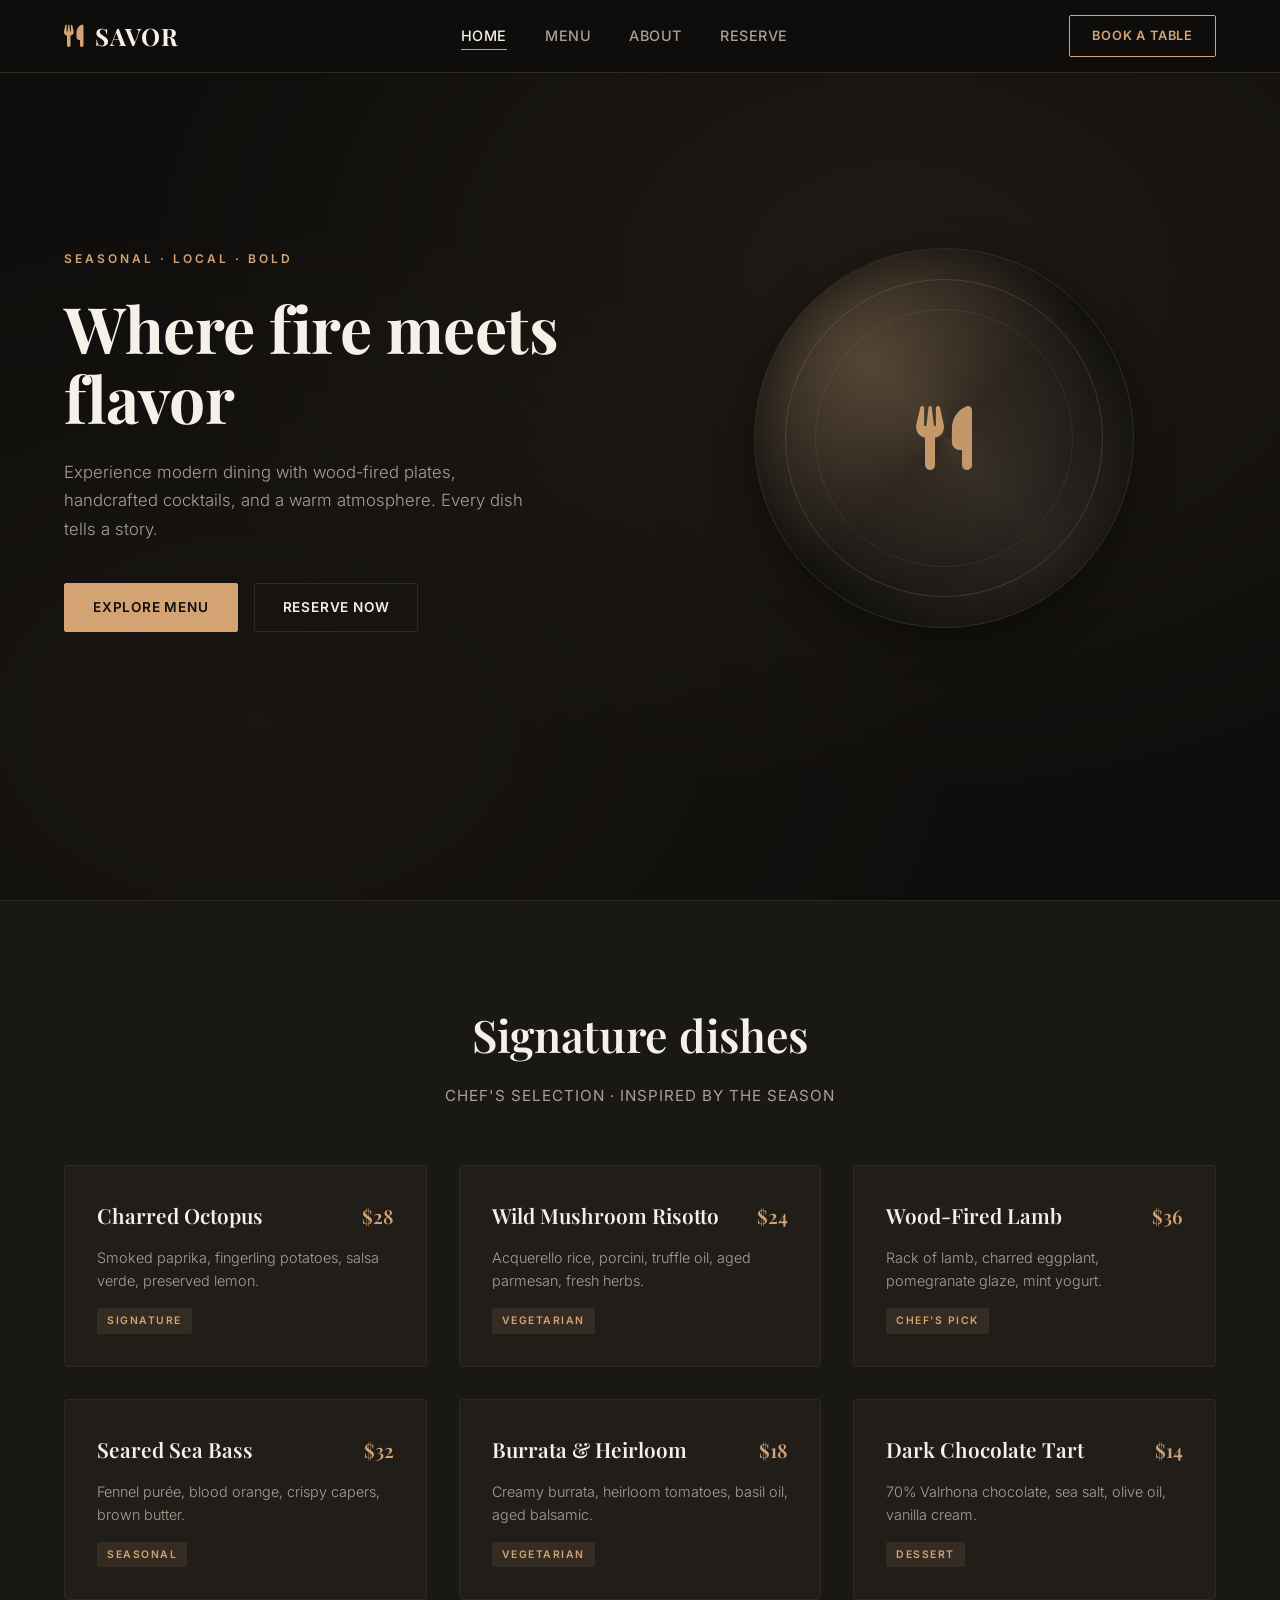
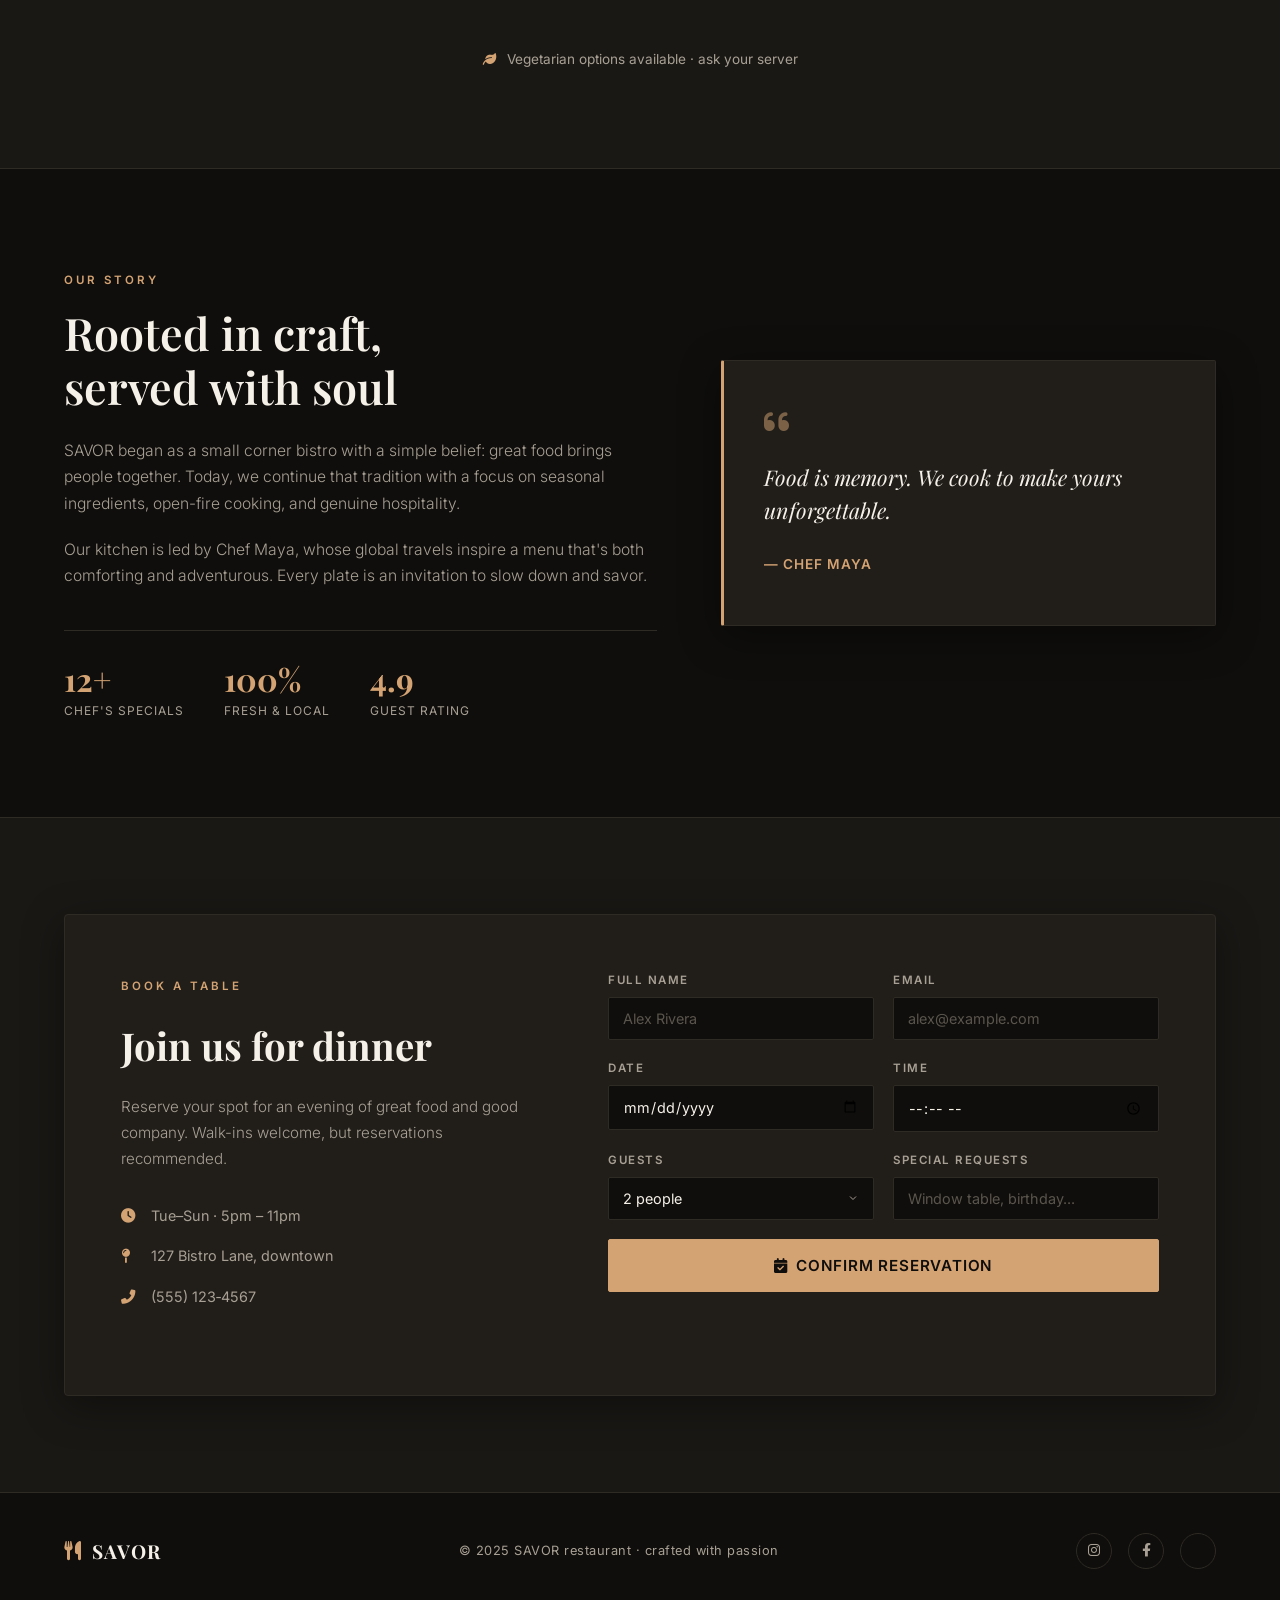
<file: index.html>
<!DOCTYPE html>
<html lang="en">
<head>
    <meta charset="UTF-8">
    <meta name="viewport" content="width=device-width, initial-scale=1.0">
    <title>SAVOR · modern dining</title>
    <!-- external stylesheet -->
    <link rel="stylesheet" href="style.css">
    <!-- Font Awesome for icons (optional but adds polish) -->
    <link rel="stylesheet" href="https://cdnjs.cloudflare.com/ajax/libs/font-awesome/6.0.0-beta3/css/all.min.css">
</head>
<body>

    <!-- header / navigation -->
    <header class="main-header">
        <div class="container header-flex">
            <div class="logo">
                <i class="fas fa-utensils"></i>
                <span>SAVOR</span>
            </div>
            <nav>
                <ul class="nav-links">
                    <li><a href="#home" class="active">Home</a></li>
                    <li><a href="#menu">Menu</a></li>
                    <li><a href="#about">About</a></li>
                    <li><a href="#reserve">Reserve</a></li>
                </ul>
            </nav>
            <div class="header-cta">
                <a href="#reserve" class="btn btn-outline">Book a table</a>
            </div>
        </div>
    </header>

    <main>
        <!-- hero section -->
        <section id="home" class="hero">
            <div class="container hero-grid">
                <div class="hero-content">
                    <span class="hero-tag">seasonal · local · bold</span>
                    <h1>Where fire meets flavor</h1>
                    <p>Experience modern dining with wood-fired plates, handcrafted cocktails, and a warm atmosphere. Every dish tells a story.</p>
                    <div class="hero-buttons">
                        <a href="#menu" class="btn btn-primary">Explore menu</a>
                        <a href="#reserve" class="btn btn-secondary">Reserve now</a>
                    </div>
                </div>
                <div class="hero-image">
                    <!-- decorative plate illustration using CSS & icon -->
                    <div class="plate-graphic">
                        <i class="fas fa-utensils"></i>
                    </div>
                </div>
            </div>
        </section>

        <!-- menu section -->
        <section id="menu" class="menu-section">
            <div class="container">
                <div class="section-header">
                    <h2>Signature dishes</h2>
                    <p>Chef's selection · inspired by the season</p>
                </div>
                <div class="menu-grid" id="menuGrid">
                    <!-- menu items injected via JavaScript -->
                </div>
                <div class="menu-note">
                    <i class="fas fa-leaf"></i> Vegetarian options available · ask your server
                </div>
            </div>
        </section>

        <!-- about section -->
        <section id="about" class="about-section">
            <div class="container about-grid">
                <div class="about-text">
                    <span class="section-tag">our story</span>
                    <h2>Rooted in craft,<br>served with soul</h2>
                    <p>SAVOR began as a small corner bistro with a simple belief: great food brings people together. Today, we continue that tradition with a focus on seasonal ingredients, open-fire cooking, and genuine hospitality.</p>
                    <p>Our kitchen is led by Chef Maya, whose global travels inspire a menu that's both comforting and adventurous. Every plate is an invitation to slow down and savor.</p>
                    <div class="about-stats">
                        <div><strong>12+</strong> <span>chef's specials</span></div>
                        <div><strong>100%</strong> <span>fresh & local</span></div>
                        <div><strong>4.9</strong> <span>guest rating</span></div>
                    </div>
                </div>
                <div class="about-visual">
                    <div class="chef-quote">
                        <i class="fas fa-quote-left"></i>
                        <p>Food is memory. We cook to make yours unforgettable.</p>
                        <span>— Chef Maya</span>
                    </div>
                </div>
            </div>
        </section>

        <!-- reservation section -->
        <section id="reserve" class="reserve-section">
            <div class="container">
                <div class="reserve-wrapper">
                    <div class="reserve-info">
                        <span class="section-tag">book a table</span>
                        <h2>Join us for dinner</h2>
                        <p>Reserve your spot for an evening of great food and good company. Walk-ins welcome, but reservations recommended.</p>
                        <ul class="reserve-details">
                            <li><i class="fas fa-clock"></i> Tue–Sun · 5pm – 11pm</li>
                            <li><i class="fas fa-map-pin"></i> 127 Bistro Lane, downtown</li>
                            <li><i class="fas fa-phone-alt"></i> (555) 123‑4567</li>
                        </ul>
                    </div>
                    <div class="reserve-form-container">
                        <form id="reservationForm">
                            <div class="form-row">
                                <div class="form-group">
                                    <label for="name">Full name</label>
                                    <input type="text" id="name" placeholder="Alex Rivera" required>
                                </div>
                                <div class="form-group">
                                    <label for="email">Email</label>
                                    <input type="email" id="email" placeholder="alex@example.com" required>
                                </div>
                            </div>
                            <div class="form-row">
                                <div class="form-group">
                                    <label for="date">Date</label>
                                    <input type="date" id="date" required>
                                </div>
                                <div class="form-group">
                                    <label for="time">Time</label>
                                    <input type="time" id="time" required>
                                </div>
                            </div>
                            <div class="form-row">
                                <div class="form-group">
                                    <label for="guests">Guests</label>
                                    <select id="guests">
                                        <option value="1">1 person</option>
                                        <option value="2" selected>2 people</option>
                                        <option value="3">3 people</option>
                                        <option value="4">4 people</option>
                                        <option value="5">5 people</option>
                                        <option value="6">6 people</option>
                                        <option value="7+">7+ (call us)</option>
                                    </select>
                                </div>
                                <div class="form-group">
                                    <label for="notes">Special requests</label>
                                    <input type="text" id="notes" placeholder="Window table, birthday...">
                                </div>
                            </div>
                            <button type="submit" class="btn btn-primary btn-block"><i class="fas fa-calendar-check"></i> Confirm reservation</button>
                            <p id="formFeedback" class="form-feedback"></p>
                        </form>
                    </div>
                </div>
            </div>
        </section>
    </main>

    <footer class="main-footer">
        <div class="container footer-flex">
            <div class="footer-logo">
                <i class="fas fa-utensils"></i> SAVOR
            </div>
            <p>© 2025 SAVOR restaurant · crafted with passion</p>
            <div class="footer-socials">
                <a href="#"><i class="fab fa-instagram"></i></a>
                <a href="#"><i class="fab fa-facebook-f"></i></a>
                <a href="#"><i class="fab fa-x-twitter"></i></a>
            </div>
        </div>
    </footer>

    <!-- JavaScript file -->
    <script src="script.js"></script>
</body>
</html>
</file>
<file: style.css>
/* style.css */
@import url('https://fonts.googleapis.com/css2?family=Playfair+Display:wght@400;600;700&family=Inter:wght@300;400;500;600&display=swap');

:root {
    --bg-dark: #0f0e0c;
    --bg-elevated: #1a1815;
    --bg-card: #211e1a;
    --border-color: #2e2a24;
    --text-primary: #f5f0e8;
    --text-secondary: #a8a094;
    --accent: #d4a373;
    --accent-hover: #e8b88a;
    --accent-dark: #b8885a;
    --gold: #c9a86a;
    --font-display: 'Playfair Display', serif;
    --font-body: 'Inter', sans-serif;
    --transition: all 0.3s cubic-bezier(0.4, 0, 0.2, 1);
    --shadow: 0 10px 40px rgba(0, 0, 0, 0.4);
}

* {
    margin: 0;
    padding: 0;
    box-sizing: border-box;
}

html {
    scroll-behavior: smooth;
}

body {
    font-family: var(--font-body);
    background-color: var(--bg-dark);
    color: var(--text-primary);
    line-height: 1.7;
    overflow-x: hidden;
}

.container {
    width: 90%;
    max-width: 1200px;
    margin: 0 auto;
}

/* ========== HEADER ========== */
.main-header {
    position: fixed;
    top: 0;
    left: 0;
    width: 100%;
    z-index: 1000;
    background: rgba(15, 14, 12, 0.92);
    backdrop-filter: blur(12px);
    border-bottom: 1px solid var(--border-color);
    transition: var(--transition);
}

.header-flex {
    display: flex;
    align-items: center;
    justify-content: space-between;
    height: 72px;
}

.logo {
    display: flex;
    align-items: center;
    gap: 10px;
    font-family: var(--font-display);
    font-size: 1.5rem;
    font-weight: 700;
    letter-spacing: 1px;
    color: var(--text-primary);
}

.logo i {
    color: var(--accent);
    font-size: 1.4rem;
}

.nav-links {
    display: flex;
    list-style: none;
    gap: 2.4rem;
}

.nav-links a {
    text-decoration: none;
    color: var(--text-secondary);
    font-size: 0.9rem;
    font-weight: 500;
    letter-spacing: 0.5px;
    text-transform: uppercase;
    position: relative;
    transition: var(--transition);
    padding: 6px 0;
}

.nav-links a::after {
    content: '';
    position: absolute;
    bottom: 0;
    left: 0;
    width: 0;
    height: 1.5px;
    background: var(--accent);
    transition: var(--transition);
}

.nav-links a:hover,
.nav-links a.active {
    color: var(--text-primary);
}

.nav-links a:hover::after,
.nav-links a.active::after {
    width: 100%;
}

/* ========== BUTTONS ========== */
.btn {
    display: inline-flex;
    align-items: center;
    justify-content: center;
    gap: 8px;
    padding: 12px 28px;
    font-family: var(--font-body);
    font-size: 0.85rem;
    font-weight: 600;
    letter-spacing: 0.8px;
    text-transform: uppercase;
    text-decoration: none;
    border-radius: 2px;
    border: 1px solid transparent;
    cursor: pointer;
    transition: var(--transition);
}

.btn-primary {
    background: var(--accent);
    color: #0f0e0c;
    border-color: var(--accent);
}

.btn-primary:hover {
    background: var(--accent-hover);
    border-color: var(--accent-hover);
    transform: translateY(-2px);
    box-shadow: 0 8px 24px rgba(212, 163, 115, 0.25);
}

.btn-secondary {
    background: transparent;
    color: var(--text-primary);
    border-color: var(--border-color);
}

.btn-secondary:hover {
    border-color: var(--accent);
    color: var(--accent);
}

.btn-outline {
    background: transparent;
    color: var(--accent);
    border-color: var(--accent);
    padding: 9px 22px;
    font-size: 0.8rem;
}

.btn-outline:hover {
    background: var(--accent);
    color: #0f0e0c;
}

.btn-block {
    width: 100%;
    padding: 16px;
    font-size: 0.95rem;
}

/* ========== HERO ========== */
.hero {
    min-height: 100vh;
    display: flex;
    align-items: center;
    padding-top: 72px;
    position: relative;
    background: 
        radial-gradient(ellipse at 70% 30%, rgba(212, 163, 115, 0.08) 0%, transparent 60%),
        radial-gradient(ellipse at 20% 80%, rgba(212, 163, 115, 0.05) 0%, transparent 50%),
        var(--bg-dark);
}

.hero-grid {
    display: grid;
    grid-template-columns: 1fr 1fr;
    gap: 4rem;
    align-items: center;
    padding: 4rem 0;
}

.hero-tag {
    display: inline-block;
    font-size: 0.75rem;
    letter-spacing: 3px;
    text-transform: uppercase;
    color: var(--accent);
    margin-bottom: 1.5rem;
    font-weight: 600;
}

.hero-content h1 {
    font-family: var(--font-display);
    font-size: clamp(2.8rem, 5vw, 4.2rem);
    font-weight: 700;
    line-height: 1.1;
    margin-bottom: 1.5rem;
    letter-spacing: -0.5px;
}

.hero-content p {
    color: var(--text-secondary);
    font-size: 1.05rem;
    max-width: 480px;
    margin-bottom: 2.5rem;
    font-weight: 300;
}

.hero-buttons {
    display: flex;
    gap: 1rem;
    flex-wrap: wrap;
}

.hero-image {
    display: flex;
    justify-content: center;
    align-items: center;
}

.plate-graphic {
    width: 380px;
    height: 380px;
    border-radius: 50%;
    background: 
        radial-gradient(circle at 30% 30%, rgba(212, 163, 115, 0.25), transparent 60%),
        conic-gradient(from 45deg, #1a1815, #2a2620, #1a1815, #2a2620, #1a1815);
    border: 1px solid var(--border-color);
    display: flex;
    align-items: center;
    justify-content: center;
    position: relative;
    box-shadow: var(--shadow), inset 0 0 60px rgba(0, 0, 0, 0.6);
    animation: float 6s ease-in-out infinite;
}

.plate-graphic::before {
    content: '';
    position: absolute;
    inset: 30px;
    border-radius: 50%;
    border: 1px solid rgba(212, 163, 115, 0.2);
}

.plate-graphic::after {
    content: '';
    position: absolute;
    inset: 60px;
    border-radius: 50%;
    border: 1px solid rgba(212, 163, 115, 0.1);
}

.plate-graphic i {
    font-size: 4rem;
    color: var(--accent);
    opacity: 0.9;
}

@keyframes float {
    0%, 100% { transform: translateY(0); }
    50% { transform: translateY(-15px); }
}

/* ========== SECTION STYLES ========== */
section {
    padding: 6rem 0;
}

.section-header {
    text-align: center;
    margin-bottom: 3.5rem;
}

.section-header h2 {
    font-family: var(--font-display);
    font-size: clamp(2rem, 3.5vw, 2.8rem);
    font-weight: 600;
    margin-bottom: 0.6rem;
    letter-spacing: -0.3px;
}

.section-header p {
    color: var(--text-secondary);
    font-size: 0.95rem;
    letter-spacing: 1px;
    text-transform: uppercase;
}

.section-tag {
    display: inline-block;
    font-size: 0.72rem;
    letter-spacing: 3px;
    text-transform: uppercase;
    color: var(--accent);
    margin-bottom: 1rem;
    font-weight: 600;
}

/* ========== MENU ========== */
.menu-section {
    background: var(--bg-elevated);
    border-top: 1px solid var(--border-color);
    border-bottom: 1px solid var(--border-color);
}

.menu-grid {
    display: grid;
    grid-template-columns: repeat(auto-fit, minmax(300px, 1fr));
    gap: 2rem;
}

.menu-item {
    background: var(--bg-card);
    border: 1px solid var(--border-color);
    border-radius: 4px;
    padding: 2rem;
    transition: var(--transition);
    position: relative;
    overflow: hidden;
}

.menu-item::before {
    content: '';
    position: absolute;
    top: 0;
    left: 0;
    width: 3px;
    height: 100%;
    background: var(--accent);
    transform: scaleY(0);
    transform-origin: bottom;
    transition: transform 0.4s ease;
}

.menu-item:hover {
    transform: translateY(-6px);
    border-color: rgba(212, 163, 115, 0.4);
    box-shadow: var(--shadow);
}

.menu-item:hover::before {
    transform: scaleY(1);
}

.menu-item-header {
    display: flex;
    justify-content: space-between;
    align-items: baseline;
    margin-bottom: 0.8rem;
    gap: 1rem;
}

.menu-item-header h3 {
    font-family: var(--font-display);
    font-size: 1.3rem;
    font-weight: 600;
}

.menu-item-price {
    font-family: var(--font-display);
    font-size: 1.2rem;
    color: var(--accent);
    font-weight: 600;
    white-space: nowrap;
}

.menu-item-desc {
    color: var(--text-secondary);
    font-size: 0.9rem;
    font-weight: 300;
    line-height: 1.6;
}

.menu-item-tag {
    display: inline-block;
    margin-top: 1rem;
    font-size: 0.65rem;
    letter-spacing: 1.5px;
    text-transform: uppercase;
    color: var(--accent);
    background: rgba(212, 163, 115, 0.1);
    padding: 4px 10px;
    border-radius: 2px;
    font-weight: 600;
}

.menu-note {
    text-align: center;
    margin-top: 3rem;
    color: var(--text-secondary);
    font-size: 0.85rem;
}

.menu-note i {
    color: var(--accent);
    margin-right: 6px;
}

/* ========== ABOUT ========== */
.about-section {
    background: var(--bg-dark);
}

.about-grid {
    display: grid;
    grid-template-columns: 1.2fr 1fr;
    gap: 4rem;
    align-items: center;
}

.about-text h2 {
    font-family: var(--font-display);
    font-size: clamp(2rem, 3.5vw, 2.8rem);
    font-weight: 600;
    margin-bottom: 1.5rem;
    line-height: 1.2;
}

.about-text p {
    color: var(--text-secondary);
    margin-bottom: 1.2rem;
    font-weight: 300;
    font-size: 0.98rem;
}

.about-stats {
    display: flex;
    gap: 2.5rem;
    margin-top: 2.5rem;
    padding-top: 2rem;
    border-top: 1px solid var(--border-color);
}

.about-stats div {
    display: flex;
    flex-direction: column;
}

.about-stats strong {
    font-family: var(--font-display);
    font-size: 2rem;
    color: var(--accent);
    font-weight: 700;
    line-height: 1;
}

.about-stats span {
    font-size: 0.75rem;
    letter-spacing: 1px;
    text-transform: uppercase;
    color: var(--text-secondary);
    margin-top: 6px;
}

.about-visual {
    display: flex;
    justify-content: center;
}

.chef-quote {
    background: var(--bg-card);
    border: 1px solid var(--border-color);
    border-left: 3px solid var(--accent);
    padding: 3rem 2.5rem;
    border-radius: 2px;
    position: relative;
    box-shadow: var(--shadow);
}

.chef-quote i {
    color: var(--accent);
    font-size: 1.8rem;
    opacity: 0.5;
    margin-bottom: 1.5rem;
    display: block;
}

.chef-quote p {
    font-family: var(--font-display);
    font-size: 1.35rem;
    line-height: 1.5;
    color: var(--text-primary);
    margin-bottom: 1.5rem;
    font-style: italic;
}

.chef-quote span {
    color: var(--accent);
    font-size: 0.85rem;
    letter-spacing: 1px;
    text-transform: uppercase;
    font-weight: 600;
}

/* ========== RESERVATION ========== */
.reserve-section {
    background: var(--bg-elevated);
    border-top: 1px solid var(--border-color);
}

.reserve-wrapper {
    display: grid;
    grid-template-columns: 1fr 1.3fr;
    gap: 4rem;
    background: var(--bg-card);
    border: 1px solid var(--border-color);
    border-radius: 4px;
    padding: 3.5rem;
    box-shadow: var(--shadow);
}

.reserve-info h2 {
    font-family: var(--font-display);
    font-size: clamp(1.8rem, 3vw, 2.4rem);
    margin-bottom: 1rem;
}

.reserve-info > p {
    color: var(--text-secondary);
    font-weight: 300;
    margin-bottom: 2rem;
    font-size: 0.95rem;
}

.reserve-details {
    list-style: none;
    display: flex;
    flex-direction: column;
    gap: 1rem;
}

.reserve-details li {
    display: flex;
    align-items: center;
    gap: 12px;
    color: var(--text-secondary);
    font-size: 0.9rem;
}

.reserve-details i {
    color: var(--accent);
    width: 18px;
    font-size: 0.9rem;
}

.reserve-form-container form {
    display: flex;
    flex-direction: column;
    gap: 1.2rem;
}

.form-row {
    display: grid;
    grid-template-columns: 1fr 1fr;
    gap: 1.2rem;
}

.form-group {
    display: flex;
    flex-direction: column;
    gap: 6px;
}

.form-group label {
    font-size: 0.72rem;
    letter-spacing: 1.5px;
    text-transform: uppercase;
    color: var(--text-secondary);
    font-weight: 600;
}

.form-group input,
.form-group select {
    background: var(--bg-dark);
    border: 1px solid var(--border-color);
    color: var(--text-primary);
    padding: 12px 14px;
    font-family: var(--font-body);
    font-size: 0.9rem;
    border-radius: 2px;
    transition: var(--transition);
    outline: none;
    width: 100%;
}

.form-group input::placeholder {
    color: #5a554c;
}

.form-group input:focus,
.form-group select:focus {
    border-color: var(--accent);
    box-shadow: 0 0 0 3px rgba(212, 163, 115, 0.1);
}

.form-group select {
    cursor: pointer;
    appearance: none;
    background-image: url("data:image/svg+xml,%3Csvg xmlns='http://www.w3.org/2000/svg' width='12' height='12' viewBox='0 0 24 24' fill='none' stroke='%23a8a094' stroke-width='2'%3E%3Cpath d='M6 9l6 6 6-6'/%3E%3C/svg%3E");
    background-repeat: no-repeat;
    background-position: right 14px center;
    padding-right: 36px;
}

.form-group select option {
    background: var(--bg-card);
    color: var(--text-primary);
}

.form-feedback {
    text-align: center;
    font-size: 0.85rem;
    margin-top: 0.5rem;
    min-height: 20px;
    transition: var(--transition);
}

.form-feedback.success {
    color: #7ec88a;
}

.form-feedback.error {
    color: #e07a7a;
}

/* ========== FOOTER ========== */
.main-footer {
    background: var(--bg-dark);
    border-top: 1px solid var(--border-color);
    padding: 2.5rem 0;
}

.footer-flex {
    display: flex;
    align-items: center;
    justify-content: space-between;
    flex-wrap: wrap;
    gap: 1.5rem;
}

.footer-logo {
    display: flex;
    align-items: center;
    gap: 10px;
    font-family: var(--font-display);
    font-size: 1.2rem;
    font-weight: 700;
    letter-spacing: 1px;
}

.footer-logo i {
    color: var(--accent);
}

.footer-flex p {
    color: var(--text-secondary);
    font-size: 0.8rem;
    letter-spacing: 0.5px;
}

.footer-socials {
    display: flex;
    gap: 1rem;
}

.footer-socials a {
    display: flex;
    align-items: center;
    justify-content: center;
    width: 36px;
    height: 36px;
    border-radius: 50%;
    border: 1px solid var(--border-color);
    color: var(--text-secondary);
    text-decoration: none;
    font-size: 0.85rem;
    transition: var(--transition);
}

.footer-socials a:hover {
    border-color: var(--accent);
    color: var(--accent);
    transform: translateY(-2px);
}

/* ========== RESPONSIVE ========== */
@media (max-width: 960px) {
    .hero-grid {
        grid-template-columns: 1fr;
        text-align: center;
        gap: 2.5rem;
    }

    .hero-content p {
        margin-left: auto;
        margin-right: auto;
    }

    .hero-buttons {
        justify-content: center;
    }

    .plate-graphic {
        width: 280px;
        height: 280px;
    }

    .about-grid {
        grid-template-columns: 1fr;
        gap: 2.5rem;
    }

    .reserve-wrapper {
        grid-template-columns: 1fr;
        padding: 2.5rem;
    }
}

@media (max-width: 700px) {
    .nav-links {
        display: none;
    }

    .header-cta .btn-outline {
        display: none;
    }

    .form-row {
        grid-template-columns: 1fr;
    }

    .about-stats {
        gap: 1.5rem;
    }

    .footer-flex {
        flex-direction: column;
        text-align: center;
    }

    section {
        padding: 4rem 0;
    }

    .hero-content h1 {
        font-size: 2.4rem;
    }

    .menu-grid {
        grid-template-columns: 1fr;
    }
}

@media (max-width: 420px) {
    .hero-buttons .btn {
        width: 100%;
    }

    .reserve-wrapper {
        padding: 1.8rem;
    }
}
</file>
